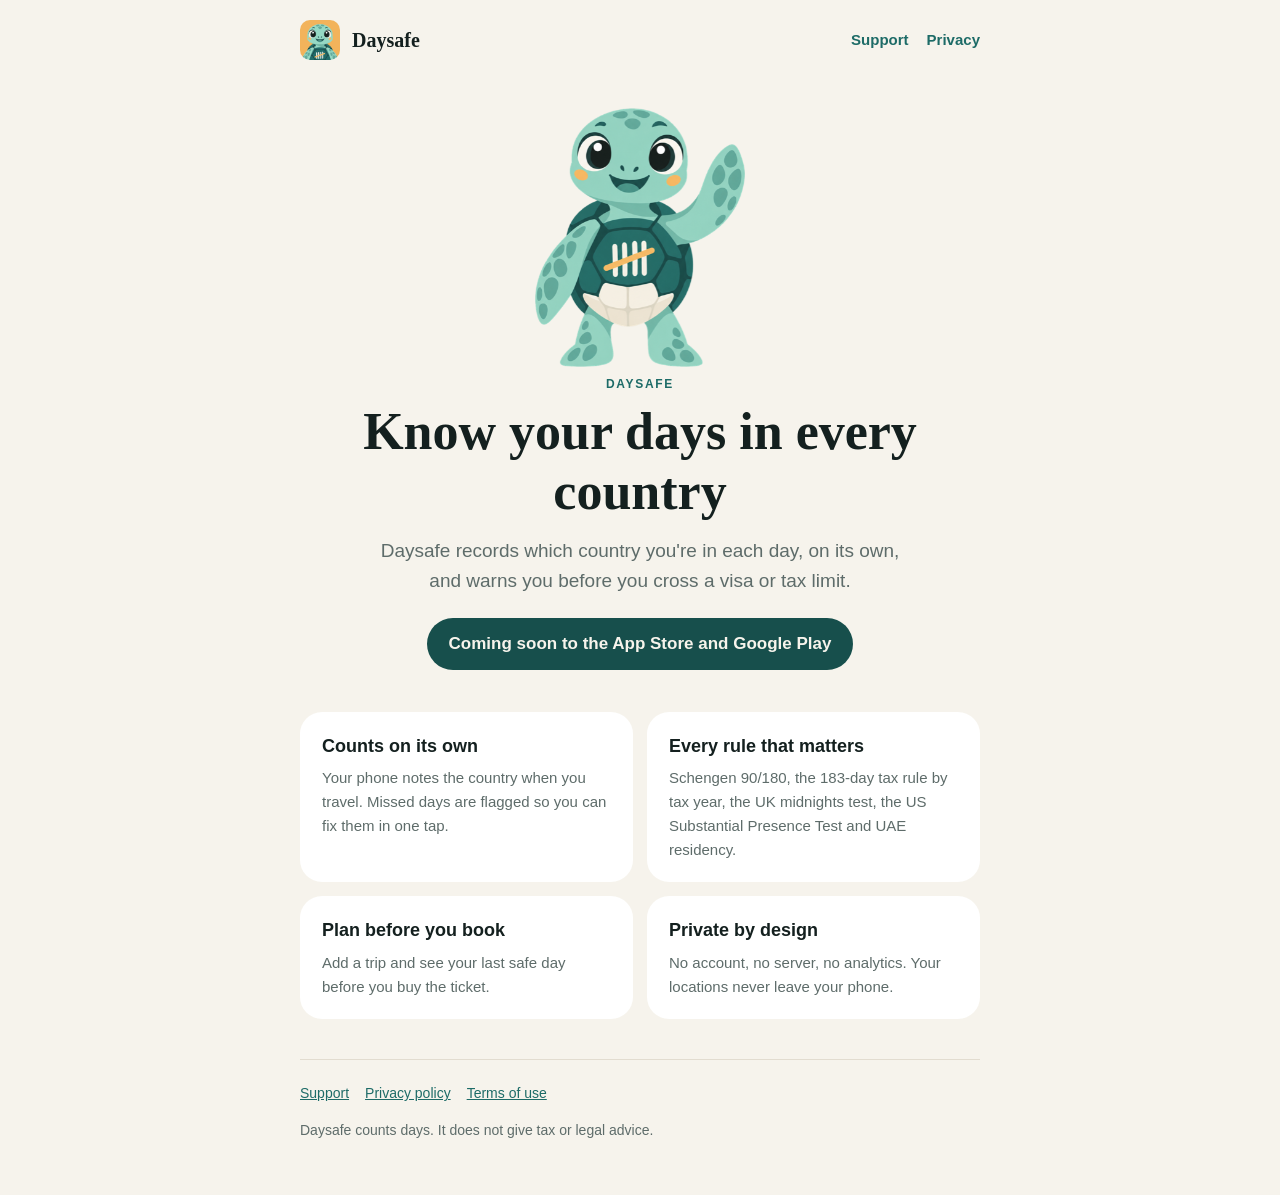
<file: index.html>
<!doctype html>
<html lang="en">
<head>
  <meta charset="utf-8">
  <meta name="viewport" content="width=device-width, initial-scale=1">
  <title>Daysafe: Residency Day Tracker</title>
  <meta name="description" content="Daysafe counts the days you spend in every country and warns you before you overstay Schengen 90/180 or cross a 183-day tax limit.">
  <link rel="icon" href="img/favicon.png">
  <link rel="stylesheet" href="style.css">
</head>
<body>
  <div class="wrap">
    <header class="top">
      <img src="img/icon.png" alt="">
      <a class="brand" href="./">Daysafe</a>
      <nav><a href="support.html">Support</a><a href="privacy.html">Privacy</a></nav>
    </header>

    <section class="hero">
      <img src="img/tally.png" alt="Tally, the Daysafe turtle, waving">
      <div class="eyebrow">Daysafe</div>
      <h1>Know your days in every country</h1>
      <p class="lead">Daysafe records which country you're in each day, on its own, and warns you before you cross a visa or tax limit.</p>
      <span class="badge">Coming soon to the App Store and Google Play</span>
    </section>

    <section class="cards">
      <div class="card"><h3>Counts on its own</h3><p>Your phone notes the country when you travel. Missed days are flagged so you can fix them in one tap.</p></div>
      <div class="card"><h3>Every rule that matters</h3><p>Schengen 90/180, the 183-day tax rule by tax year, the UK midnights test, the US Substantial Presence Test and UAE residency.</p></div>
      <div class="card"><h3>Plan before you book</h3><p>Add a trip and see your last safe day before you buy the ticket.</p></div>
      <div class="card"><h3>Private by design</h3><p>No account, no server, no analytics. Your locations never leave your phone.</p></div>
    </section>

    <footer>
      <a href="support.html">Support</a><a href="privacy.html">Privacy policy</a><a href="terms.html">Terms of use</a>
      <p>Daysafe counts days. It does not give tax or legal advice.</p>
    </footer>
  </div>
</body>
</html>
</file>
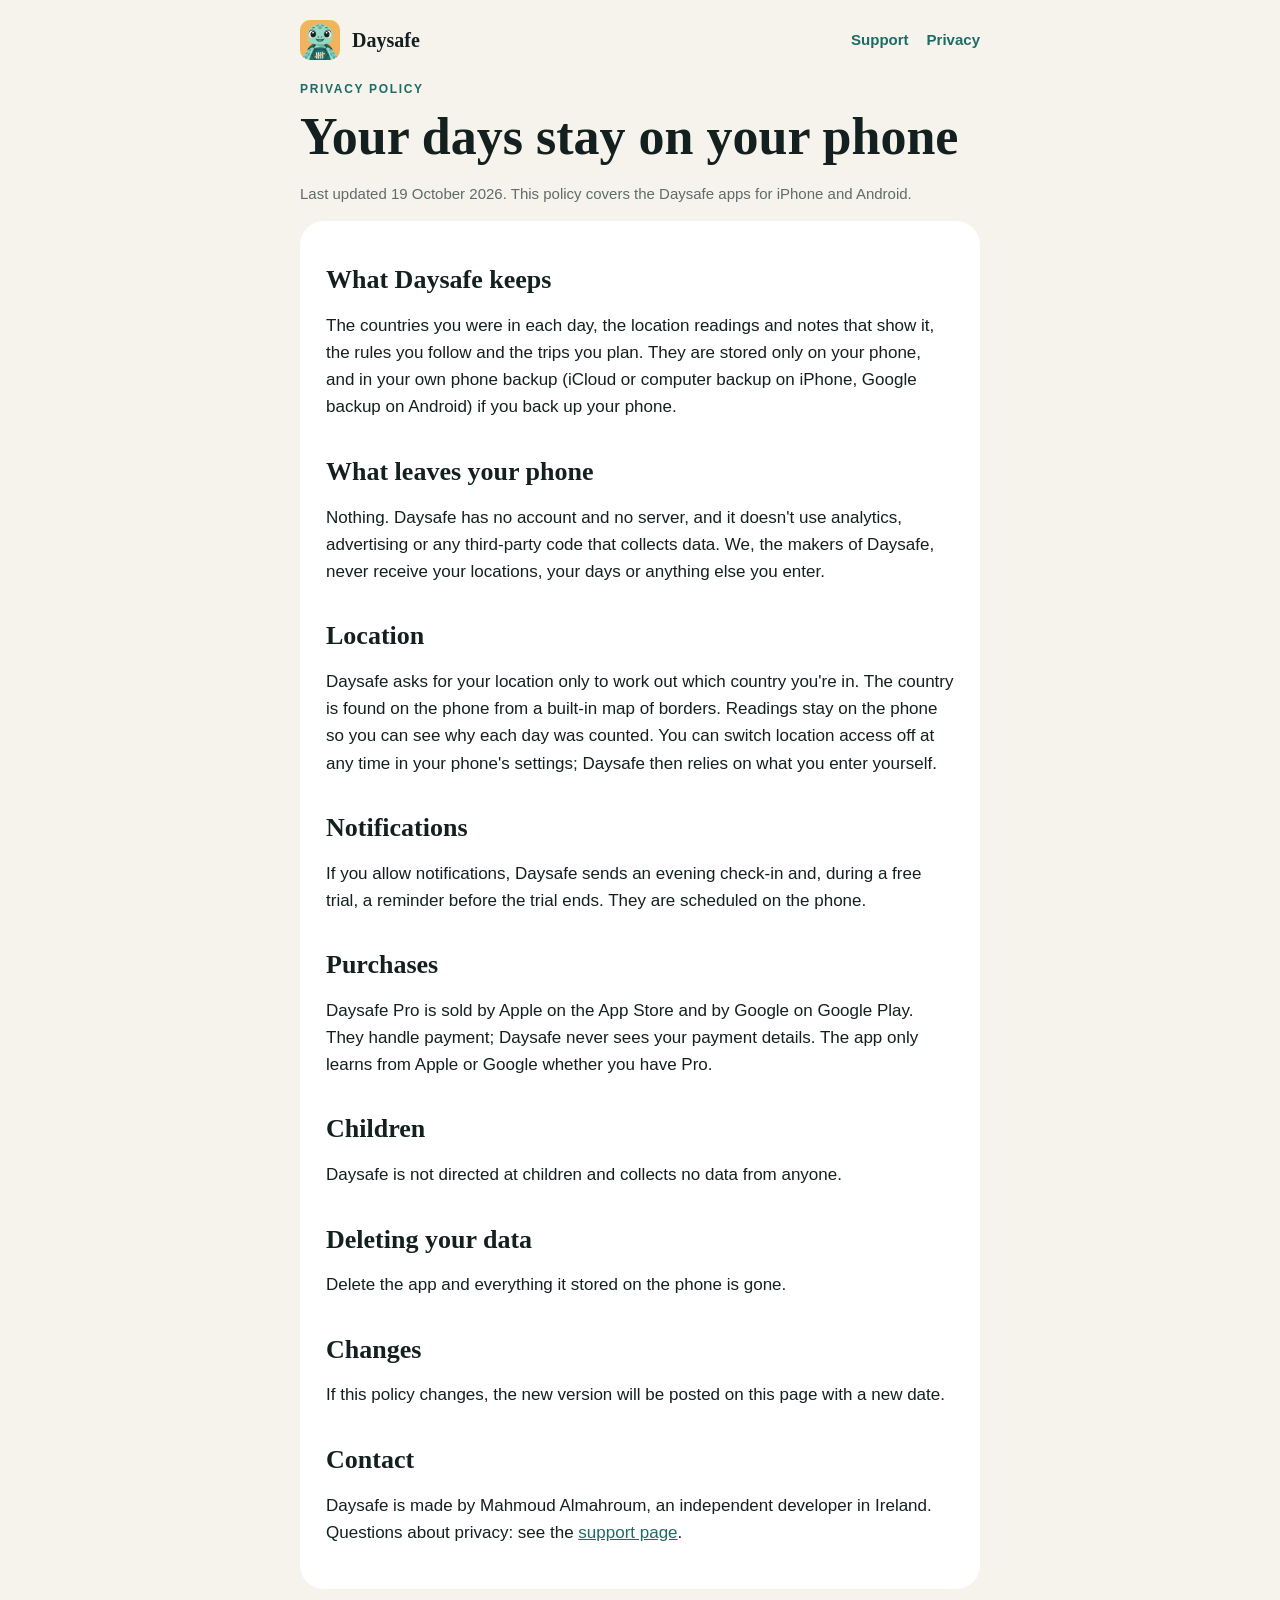
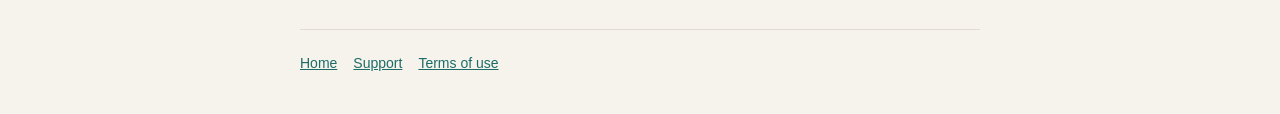
<file: privacy.html>
<!doctype html>
<html lang="en">
<head>
  <meta charset="utf-8">
  <meta name="viewport" content="width=device-width, initial-scale=1">
  <title>Daysafe Privacy Policy</title>
  <link rel="icon" href="img/favicon.png">
  <link rel="stylesheet" href="style.css">
</head>
<body>
  <div class="wrap">
    <header class="top">
      <img src="img/icon.png" alt="">
      <a class="brand" href="./">Daysafe</a>
      <nav><a href="support.html">Support</a><a href="privacy.html">Privacy</a></nav>
    </header>

    <div class="eyebrow">Privacy policy</div>
    <h1>Your days stay on your phone</h1>
    <p class="muted">Last updated 19 October 2026. This policy covers the Daysafe apps for iPhone and Android.</p>

    <div class="doc">
      <h2>What Daysafe keeps</h2>
      <p>The countries you were in each day, the location readings and notes that show it, the rules you follow and the trips you plan. They are stored only on your phone, and in your own phone backup (iCloud or computer backup on iPhone, Google backup on Android) if you back up your phone.</p>

      <h2>What leaves your phone</h2>
      <p>Nothing. Daysafe has no account and no server, and it doesn't use analytics, advertising or any third-party code that collects data. We, the makers of Daysafe, never receive your locations, your days or anything else you enter.</p>

      <h2>Location</h2>
      <p>Daysafe asks for your location only to work out which country you're in. The country is found on the phone from a built-in map of borders. Readings stay on the phone so you can see why each day was counted. You can switch location access off at any time in your phone's settings; Daysafe then relies on what you enter yourself.</p>

      <h2>Notifications</h2>
      <p>If you allow notifications, Daysafe sends an evening check-in and, during a free trial, a reminder before the trial ends. They are scheduled on the phone.</p>

      <h2>Purchases</h2>
      <p>Daysafe Pro is sold by Apple on the App Store and by Google on Google Play. They handle payment; Daysafe never sees your payment details. The app only learns from Apple or Google whether you have Pro.</p>

      <h2>Children</h2>
      <p>Daysafe is not directed at children and collects no data from anyone.</p>

      <h2>Deleting your data</h2>
      <p>Delete the app and everything it stored on the phone is gone.</p>

      <h2>Changes</h2>
      <p>If this policy changes, the new version will be posted on this page with a new date.</p>

      <h2>Contact</h2>
      <p>Daysafe is made by Mahmoud Almahroum, an independent developer in Ireland. Questions about privacy: see the <a href="support.html#contact">support page</a>.</p>
    </div>

    <footer>
      <a href="./">Home</a><a href="support.html">Support</a><a href="terms.html">Terms of use</a>
    </footer>
  </div>
</body>
</html>
</file>
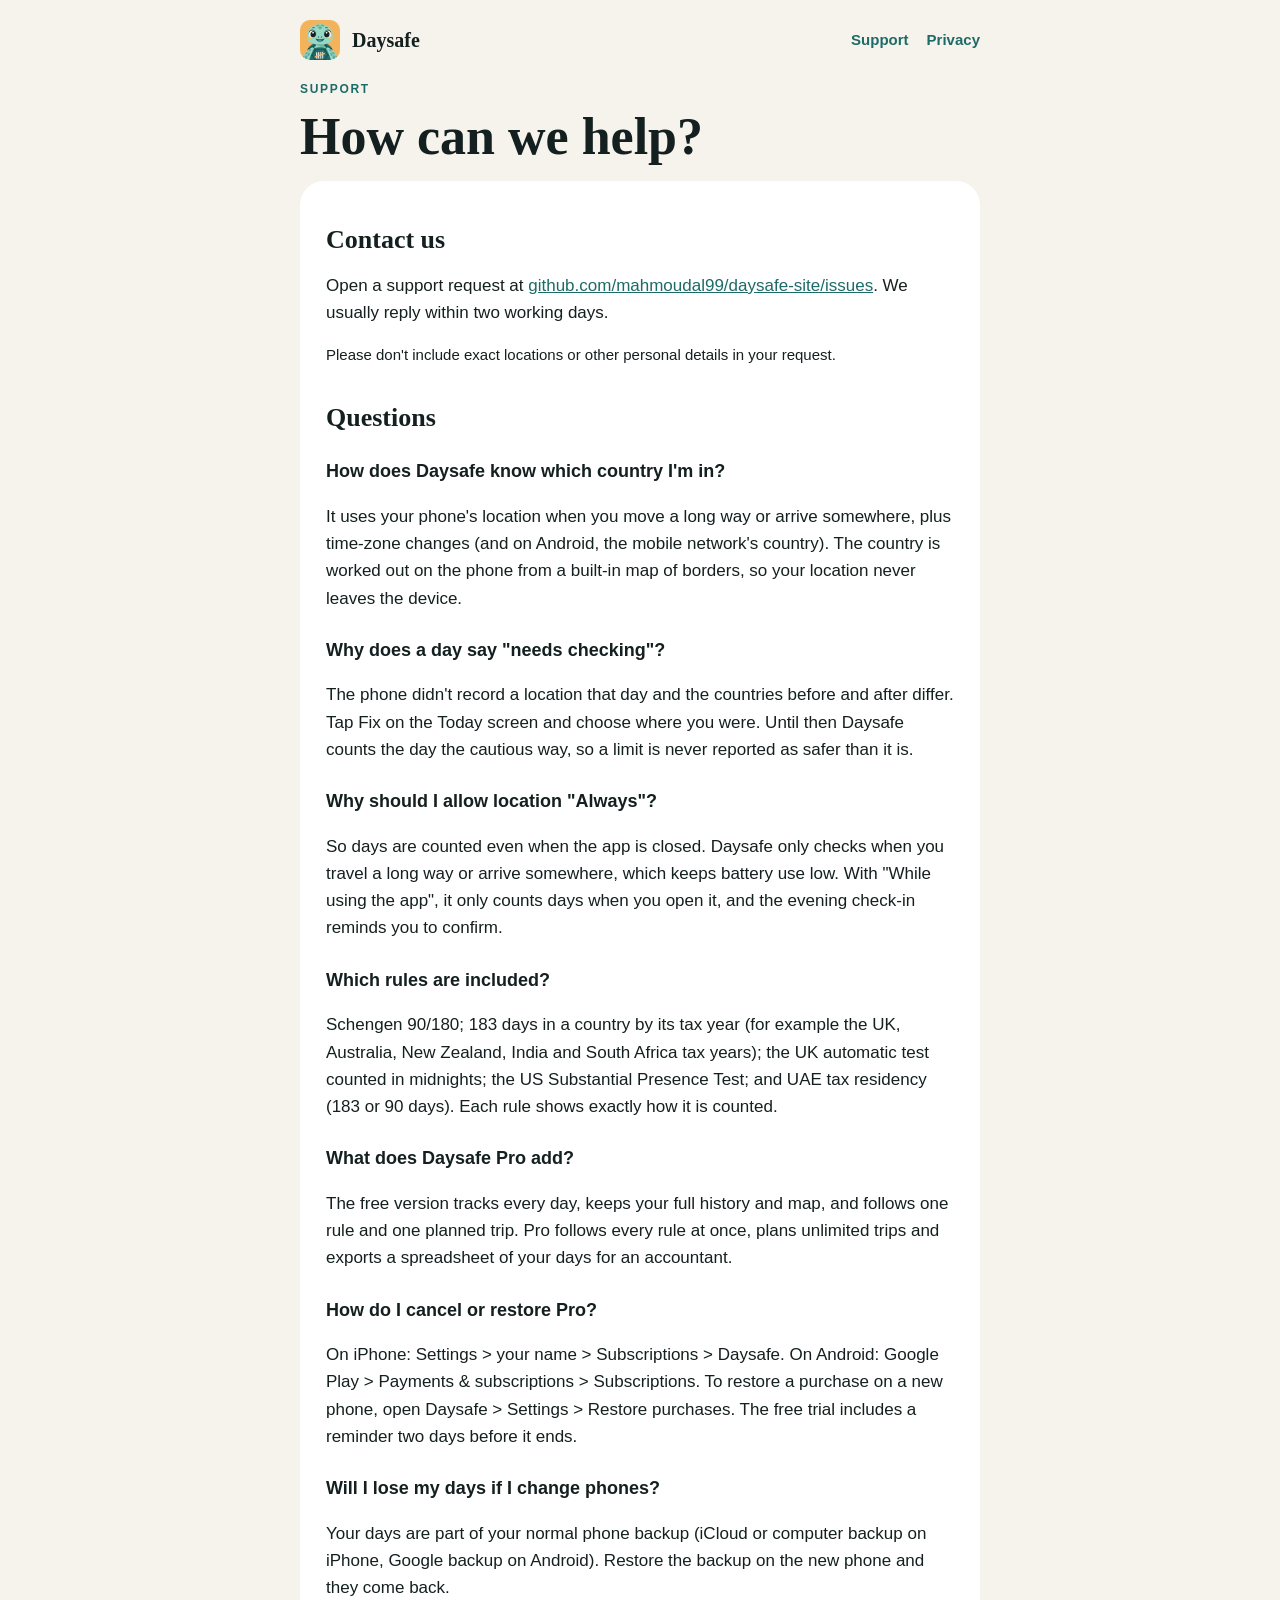
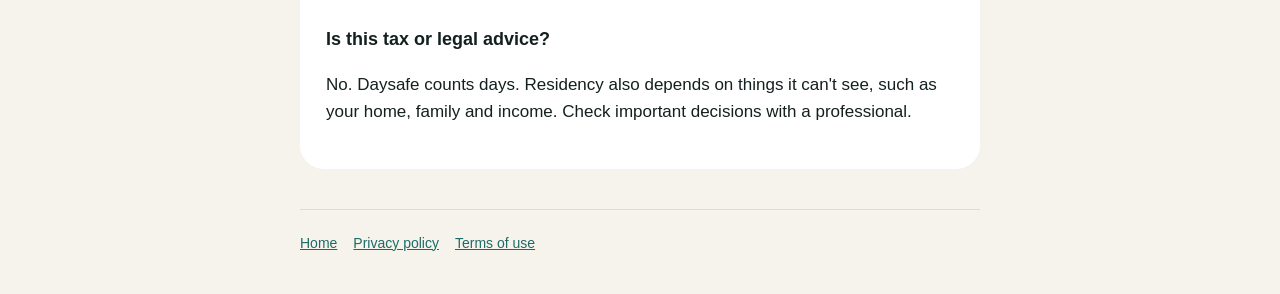
<file: support.html>
<!doctype html>
<html lang="en">
<head>
  <meta charset="utf-8">
  <meta name="viewport" content="width=device-width, initial-scale=1">
  <title>Daysafe Support</title>
  <link rel="icon" href="img/favicon.png">
  <link rel="stylesheet" href="style.css">
</head>
<body>
  <div class="wrap">
    <header class="top">
      <img src="img/icon.png" alt="">
      <a class="brand" href="./">Daysafe</a>
      <nav><a href="support.html">Support</a><a href="privacy.html">Privacy</a></nav>
    </header>

    <div class="eyebrow">Support</div>
    <h1>How can we help?</h1>

    <div class="doc">
      <h2>Contact us</h2>
      <p id="contact">Open a support request at <a href="https://github.com/mahmoudal99/daysafe-site/issues/new">github.com/mahmoudal99/daysafe-site/issues</a>. We usually reply within two working days.</p>
      <p class="muted">Please don't include exact locations or other personal details in your request.</p>

      <h2>Questions</h2>

      <h3>How does Daysafe know which country I'm in?</h3>
      <p>It uses your phone's location when you move a long way or arrive somewhere, plus time-zone changes (and on Android, the mobile network's country). The country is worked out on the phone from a built-in map of borders, so your location never leaves the device.</p>

      <h3>Why does a day say "needs checking"?</h3>
      <p>The phone didn't record a location that day and the countries before and after differ. Tap Fix on the Today screen and choose where you were. Until then Daysafe counts the day the cautious way, so a limit is never reported as safer than it is.</p>

      <h3>Why should I allow location "Always"?</h3>
      <p>So days are counted even when the app is closed. Daysafe only checks when you travel a long way or arrive somewhere, which keeps battery use low. With "While using the app", it only counts days when you open it, and the evening check-in reminds you to confirm.</p>

      <h3>Which rules are included?</h3>
      <p>Schengen 90/180; 183 days in a country by its tax year (for example the UK, Australia, New Zealand, India and South Africa tax years); the UK automatic test counted in midnights; the US Substantial Presence Test; and UAE tax residency (183 or 90 days). Each rule shows exactly how it is counted.</p>

      <h3>What does Daysafe Pro add?</h3>
      <p>The free version tracks every day, keeps your full history and map, and follows one rule and one planned trip. Pro follows every rule at once, plans unlimited trips and exports a spreadsheet of your days for an accountant.</p>

      <h3>How do I cancel or restore Pro?</h3>
      <p>On iPhone: Settings &gt; your name &gt; Subscriptions &gt; Daysafe. On Android: Google Play &gt; Payments &amp; subscriptions &gt; Subscriptions. To restore a purchase on a new phone, open Daysafe &gt; Settings &gt; Restore purchases. The free trial includes a reminder two days before it ends.</p>

      <h3>Will I lose my days if I change phones?</h3>
      <p>Your days are part of your normal phone backup (iCloud or computer backup on iPhone, Google backup on Android). Restore the backup on the new phone and they come back.</p>

      <h3>Is this tax or legal advice?</h3>
      <p>No. Daysafe counts days. Residency also depends on things it can't see, such as your home, family and income. Check important decisions with a professional.</p>
    </div>

    <footer>
      <a href="./">Home</a><a href="privacy.html">Privacy policy</a><a href="terms.html">Terms of use</a>
    </footer>
  </div>
</body>
</html>
</file>
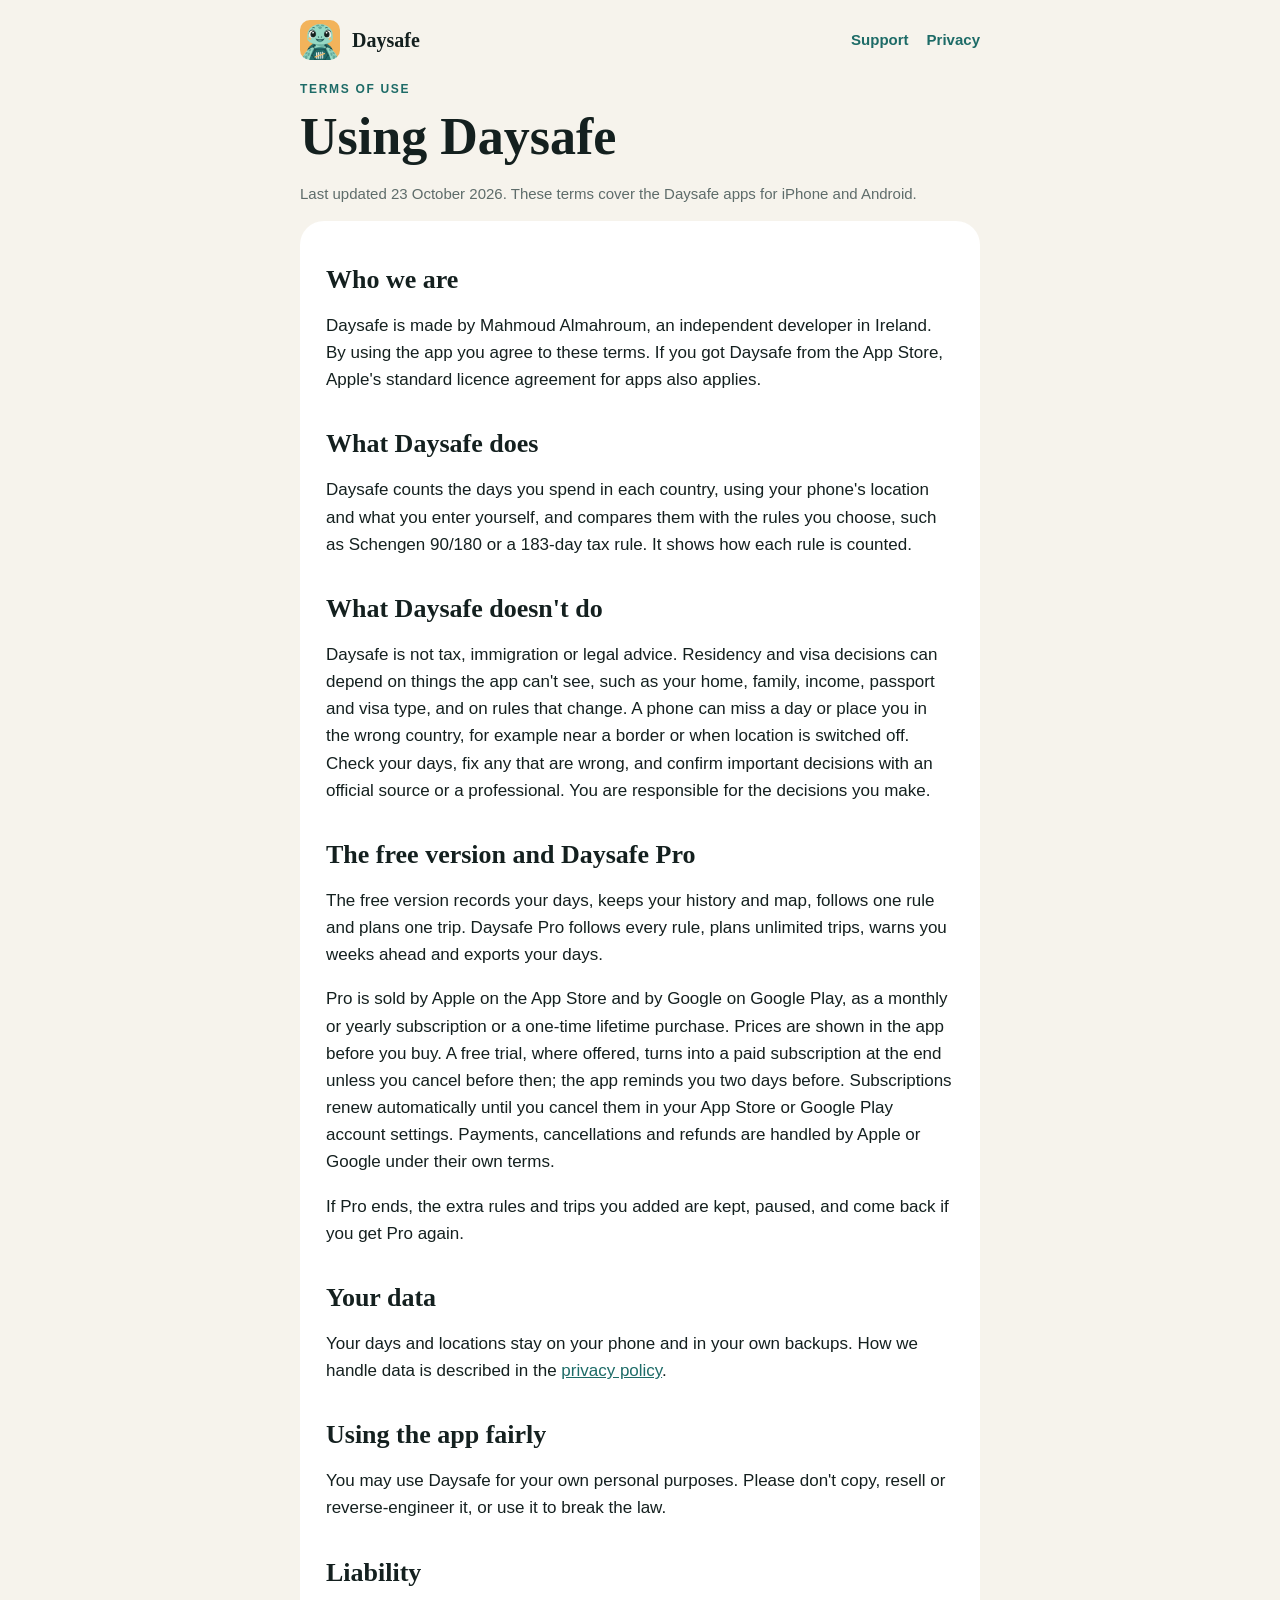
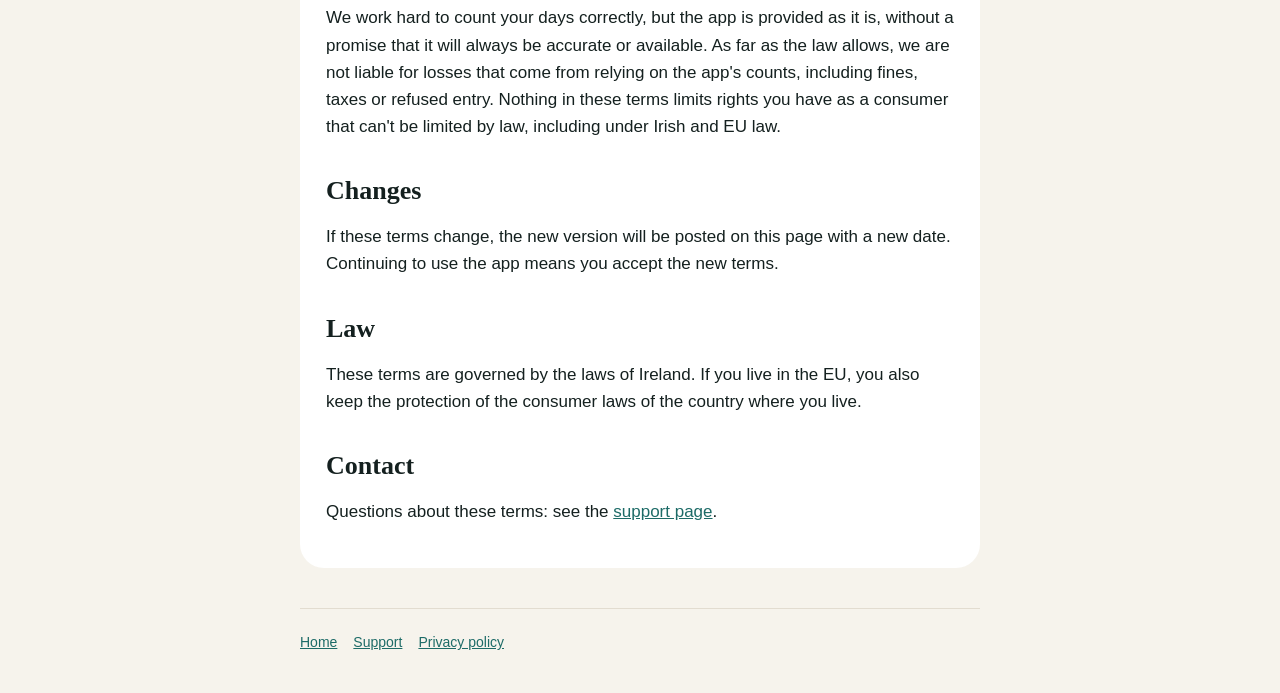
<file: terms.html>
<!doctype html>
<html lang="en">
<head>
  <meta charset="utf-8">
  <meta name="viewport" content="width=device-width, initial-scale=1">
  <title>Daysafe Terms of Use</title>
  <link rel="icon" href="img/favicon.png">
  <link rel="stylesheet" href="style.css">
</head>
<body>
  <div class="wrap">
    <header class="top">
      <img src="img/icon.png" alt="">
      <a class="brand" href="./">Daysafe</a>
      <nav><a href="support.html">Support</a><a href="privacy.html">Privacy</a></nav>
    </header>

    <div class="eyebrow">Terms of use</div>
    <h1>Using Daysafe</h1>
    <p class="muted">Last updated 23 October 2026. These terms cover the Daysafe apps for iPhone and Android.</p>

    <div class="doc">
      <h2>Who we are</h2>
      <p>Daysafe is made by Mahmoud Almahroum, an independent developer in Ireland. By using the app you agree to these terms. If you got Daysafe from the App Store, Apple's standard licence agreement for apps also applies.</p>

      <h2>What Daysafe does</h2>
      <p>Daysafe counts the days you spend in each country, using your phone's location and what you enter yourself, and compares them with the rules you choose, such as Schengen 90/180 or a 183-day tax rule. It shows how each rule is counted.</p>

      <h2>What Daysafe doesn't do</h2>
      <p>Daysafe is not tax, immigration or legal advice. Residency and visa decisions can depend on things the app can't see, such as your home, family, income, passport and visa type, and on rules that change. A phone can miss a day or place you in the wrong country, for example near a border or when location is switched off. Check your days, fix any that are wrong, and confirm important decisions with an official source or a professional. You are responsible for the decisions you make.</p>

      <h2>The free version and Daysafe Pro</h2>
      <p>The free version records your days, keeps your history and map, follows one rule and plans one trip. Daysafe Pro follows every rule, plans unlimited trips, warns you weeks ahead and exports your days.</p>
      <p>Pro is sold by Apple on the App Store and by Google on Google Play, as a monthly or yearly subscription or a one-time lifetime purchase. Prices are shown in the app before you buy. A free trial, where offered, turns into a paid subscription at the end unless you cancel before then; the app reminds you two days before. Subscriptions renew automatically until you cancel them in your App Store or Google Play account settings. Payments, cancellations and refunds are handled by Apple or Google under their own terms.</p>
      <p>If Pro ends, the extra rules and trips you added are kept, paused, and come back if you get Pro again.</p>

      <h2>Your data</h2>
      <p>Your days and locations stay on your phone and in your own backups. How we handle data is described in the <a href="privacy.html">privacy policy</a>.</p>

      <h2>Using the app fairly</h2>
      <p>You may use Daysafe for your own personal purposes. Please don't copy, resell or reverse-engineer it, or use it to break the law.</p>

      <h2>Liability</h2>
      <p>We work hard to count your days correctly, but the app is provided as it is, without a promise that it will always be accurate or available. As far as the law allows, we are not liable for losses that come from relying on the app's counts, including fines, taxes or refused entry. Nothing in these terms limits rights you have as a consumer that can't be limited by law, including under Irish and EU law.</p>

      <h2>Changes</h2>
      <p>If these terms change, the new version will be posted on this page with a new date. Continuing to use the app means you accept the new terms.</p>

      <h2>Law</h2>
      <p>These terms are governed by the laws of Ireland. If you live in the EU, you also keep the protection of the consumer laws of the country where you live.</p>

      <h2>Contact</h2>
      <p>Questions about these terms: see the <a href="support.html#contact">support page</a>.</p>
    </div>

    <footer>
      <a href="./">Home</a><a href="support.html">Support</a><a href="privacy.html">Privacy policy</a>
    </footer>
  </div>
</body>
</html>
</file>
<file: style.css>
:root {
  --paper: #f6f3ec;
  --card: #ffffff;
  --ink: #14201f;
  --ink-soft: #5e6c6a;
  --line: #e2dcd0;
  --teal: #1d6b67;
  --teal-deep: #174f4c;
  --on-teal: #f7f4ec;
  --amber: #f2b35b;
  color-scheme: light dark;
}

@media (prefers-color-scheme: dark) {
  :root {
    --paper: #0d1413;
    --card: #16201f;
    --ink: #e9efed;
    --ink-soft: #9aadaa;
    --line: #2a3534;
    --teal: #63c5bc;
  }
}

* { box-sizing: border-box; }

body {
  margin: 0;
  background: var(--paper);
  color: var(--ink);
  font: 17px/1.6 -apple-system, BlinkMacSystemFont, "Segoe UI", Roboto, sans-serif;
}

a { color: var(--teal); }

.wrap { max-width: 720px; margin: 0 auto; padding: 0 20px; }

header.top { display: flex; align-items: center; gap: 12px; padding: 20px 0; }
header.top img { width: 40px; height: 40px; border-radius: 10px; }
header.top a.brand { font: 700 20px/1 ui-serif, "New York", Georgia, serif; color: var(--ink); text-decoration: none; }
header.top nav { margin-left: auto; display: flex; gap: 18px; font-size: 15px; font-weight: 600; }
header.top nav a { text-decoration: none; }

.eyebrow { font-size: 12px; font-weight: 700; letter-spacing: 0.14em; text-transform: uppercase; color: var(--teal); }

h1, h2 { font-family: ui-serif, "New York", Georgia, serif; line-height: 1.15; }
h1 { font-size: clamp(34px, 7vw, 52px); margin: 8px 0 14px; }
h2 { font-size: 26px; margin: 36px 0 10px; }
h3 { font-size: 18px; margin: 24px 0 6px; }

.hero { text-align: center; padding: 28px 0 8px; }
.hero img { width: 210px; height: auto; }
.hero p.lead { font-size: 19px; color: var(--ink-soft); max-width: 540px; margin: 0 auto 22px; }

.badge {
  display: inline-block; padding: 12px 22px; border-radius: 999px;
  background: var(--teal-deep); color: var(--on-teal); font-weight: 600; text-decoration: none;
}

.cards { display: grid; gap: 14px; margin: 34px 0; }
@media (min-width: 640px) { .cards { grid-template-columns: 1fr 1fr; } }
.card { background: var(--card); border-radius: 22px; padding: 20px 22px; }
.card h3 { margin-top: 0; }
.card p { margin: 0; color: var(--ink-soft); font-size: 15px; }

.doc { background: var(--card); border-radius: 24px; padding: 8px 26px 26px; margin: 10px 0 30px; }
.doc p, .doc li { color: var(--ink); }
.muted { color: var(--ink-soft); font-size: 15px; }

footer { border-top: 1px solid var(--line); margin-top: 40px; padding: 22px 0 40px; font-size: 14px; color: var(--ink-soft); }
footer a { margin-right: 16px; }
</file>
